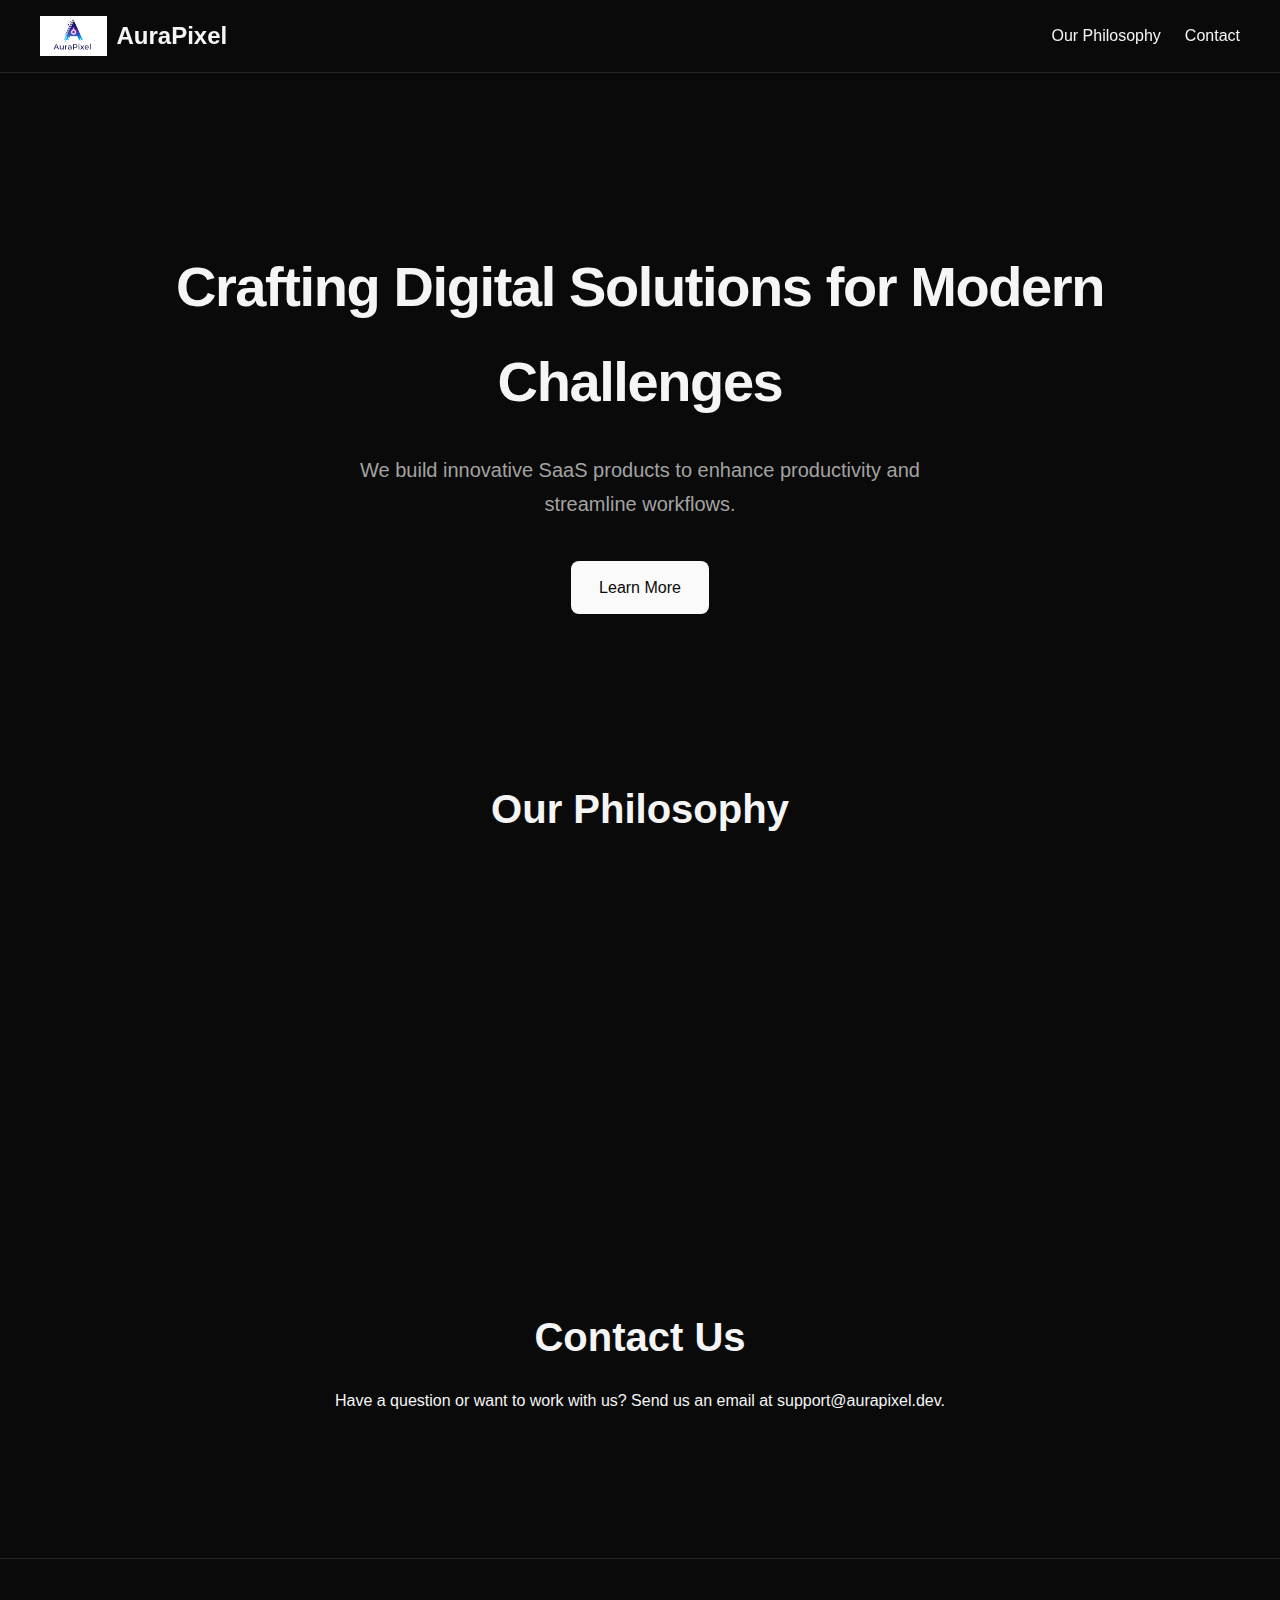
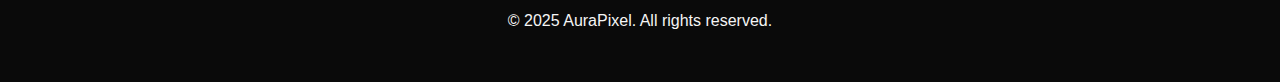
<file: index.html>
<!DOCTYPE html>
<html lang="en">
<head>
    <meta charset="UTF-8">
    <meta name="viewport" content="width=device-width, initial-scale=1.0">
    <title>AuraPixel - Boost Your Productivity</title>
    <link rel="stylesheet" href="style.css">
</head>
<body>
    <header>
        <nav>
            <div class="logo">
                <a href="index.html" class="logo-link">
                    <img src="assets/aurapixel-logo-80px.png" alt="AuraPixel Logo">
                    <span class="business-name">AuraPixel</span>
                </a>
            </div>
            <ul>
                <li><a href="#philosophy">Our Philosophy</a></li>
                <li><a href="#contact">Contact</a></li>
            </ul>
        </nav>
    </header>

    <main>
        <section class="hero">
            <h1>Crafting Digital Solutions for Modern Challenges</h1>
            <p>We build innovative SaaS products to enhance productivity and streamline workflows.</p>
            <a href="#philosophy" class="cta-button">Learn More</a>
        </section>

        <section id="philosophy" class="features">
            <h2>Our Philosophy</h2>
            <div class="feature-grid">
                <div class="feature-item">
                    <h3>Innovation</h3>
                    <p>We are driven by a passion for innovation, constantly exploring new technologies to create cutting-edge solutions.</p>
                </div>
                <div class="feature-item">
                    <h3>Simplicity</h3>
                    <p>Our products are designed to be intuitive, user-friendly, and seamlessly integrate into your daily life.</p>
                </div>
                <div class="feature-item">
                    <h3>Productivity</h3>
                    <p>Our core mission is to boost your productivity. We build tools that help you focus on what truly matters.</p>
                </div>
                <div class="feature-item">
                    <h3>Quality</h3>
                    <p>From design to development, we ensure our products meet the highest standards of quality and reliability.</p>
                </div>
            </div>
        </section>

        <section id="contact" class="contact">
            <h2>Contact Us</h2>
            <p>Have a question or want to work with us? Send us an email at <a href="mailto:support@aurapixel.dev">support@aurapixel.dev</a>.</p>
        </section>
    </main>

    <footer>
        <p>&copy; 2025 AuraPixel. All rights reserved.</p>
    </footer>

    <script src="script.js"></script>
</body>
</html>
</file>
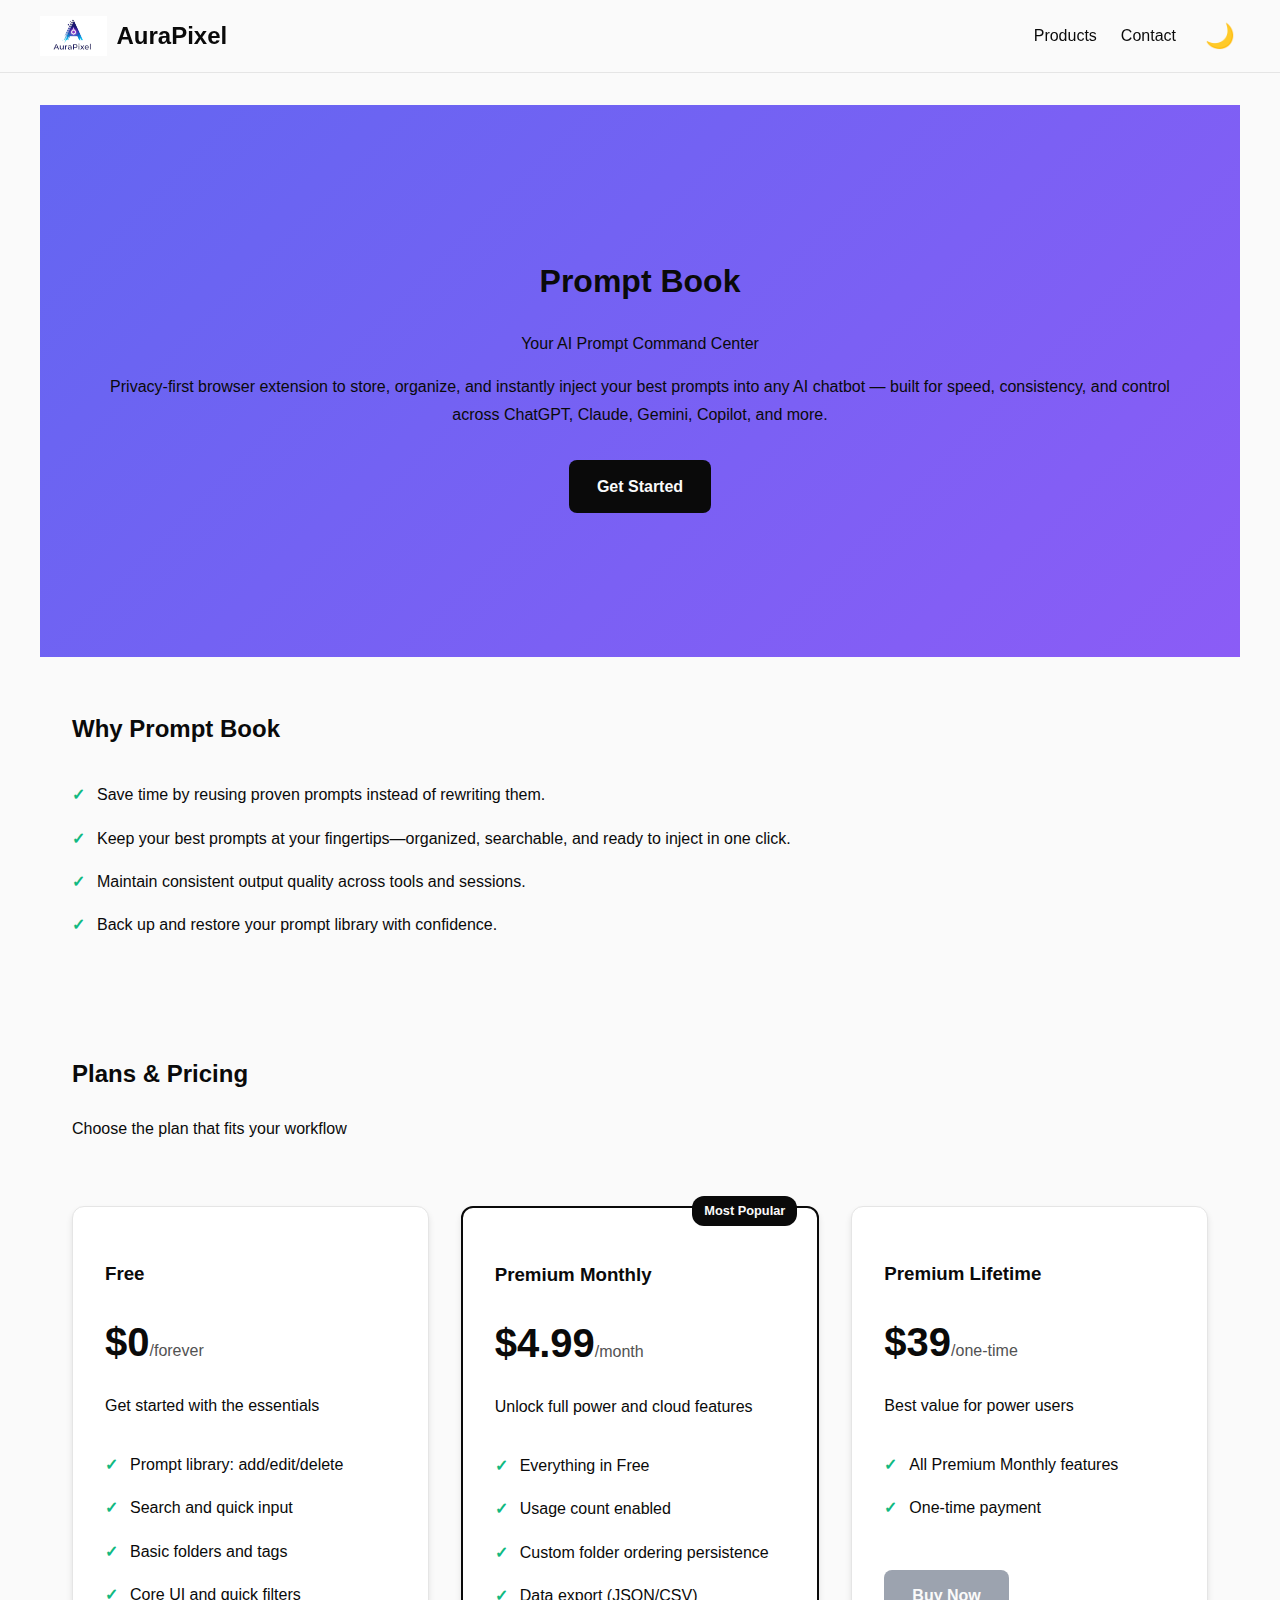
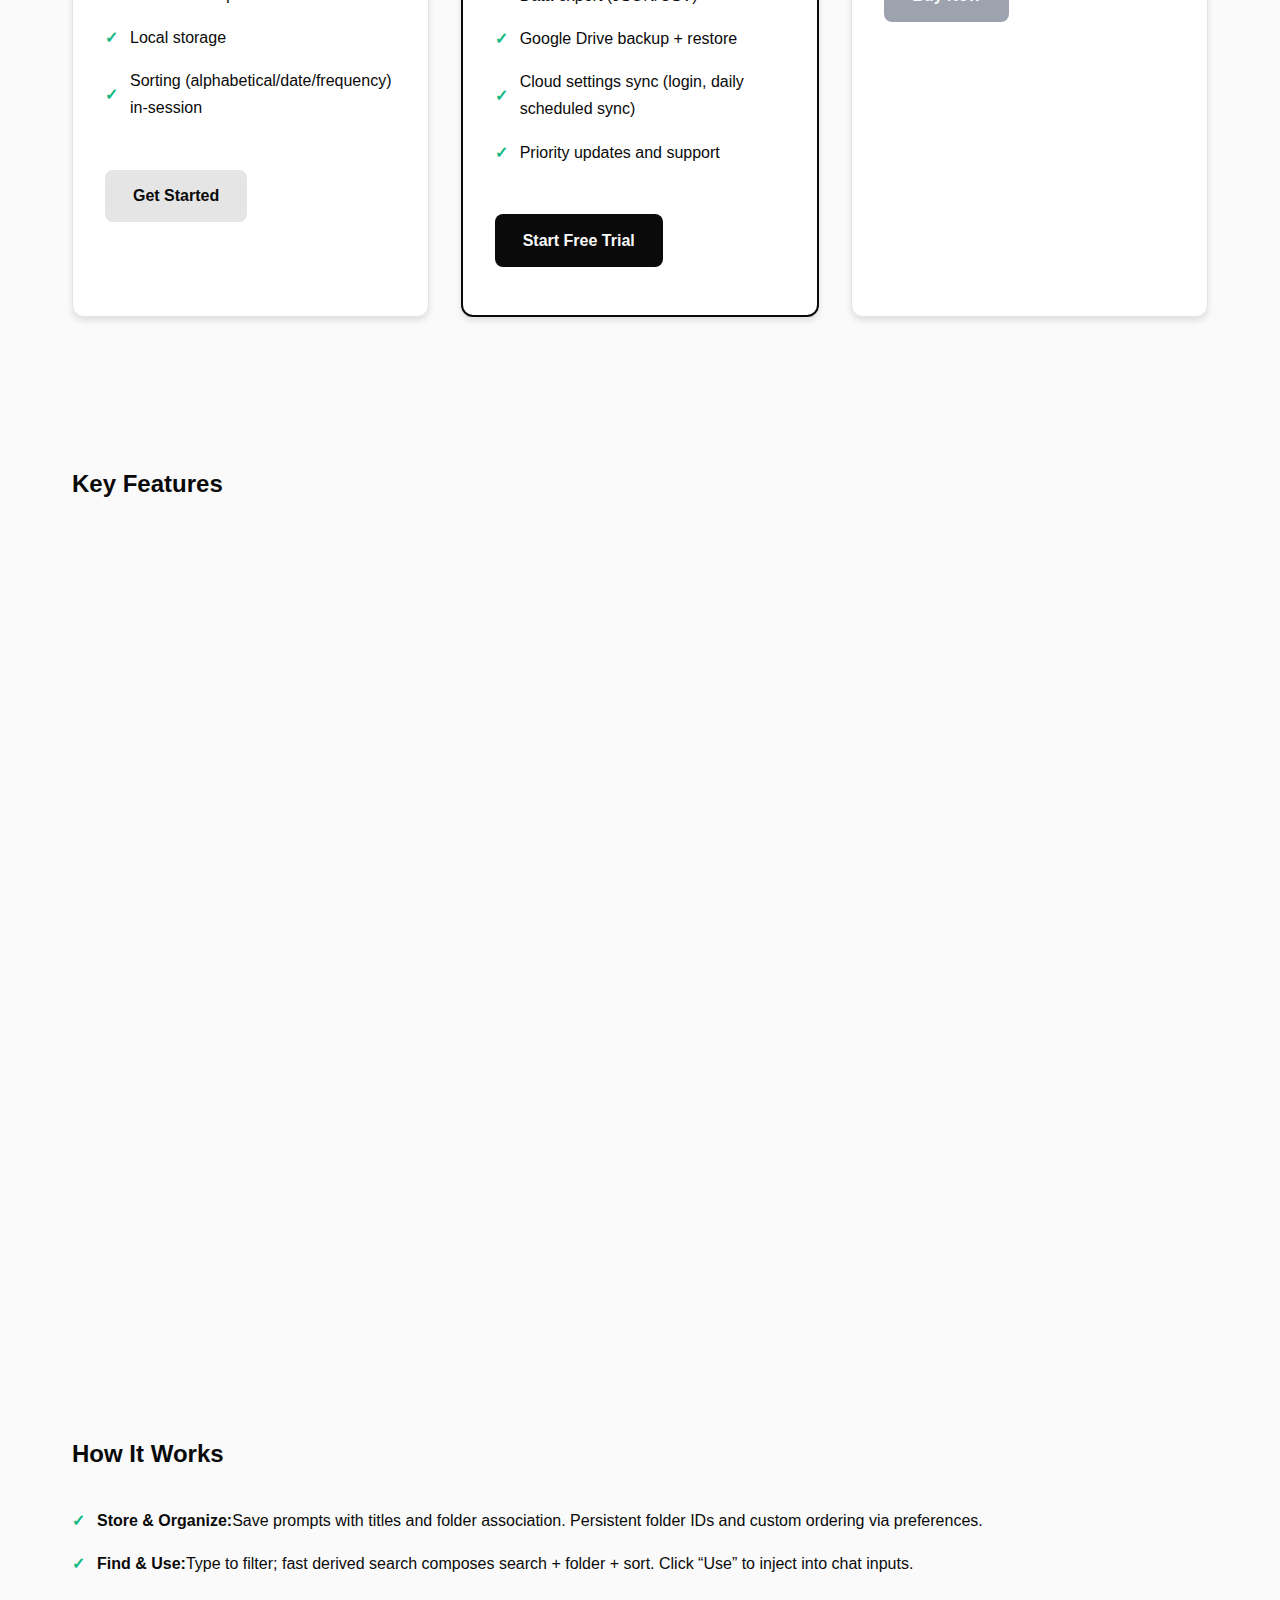
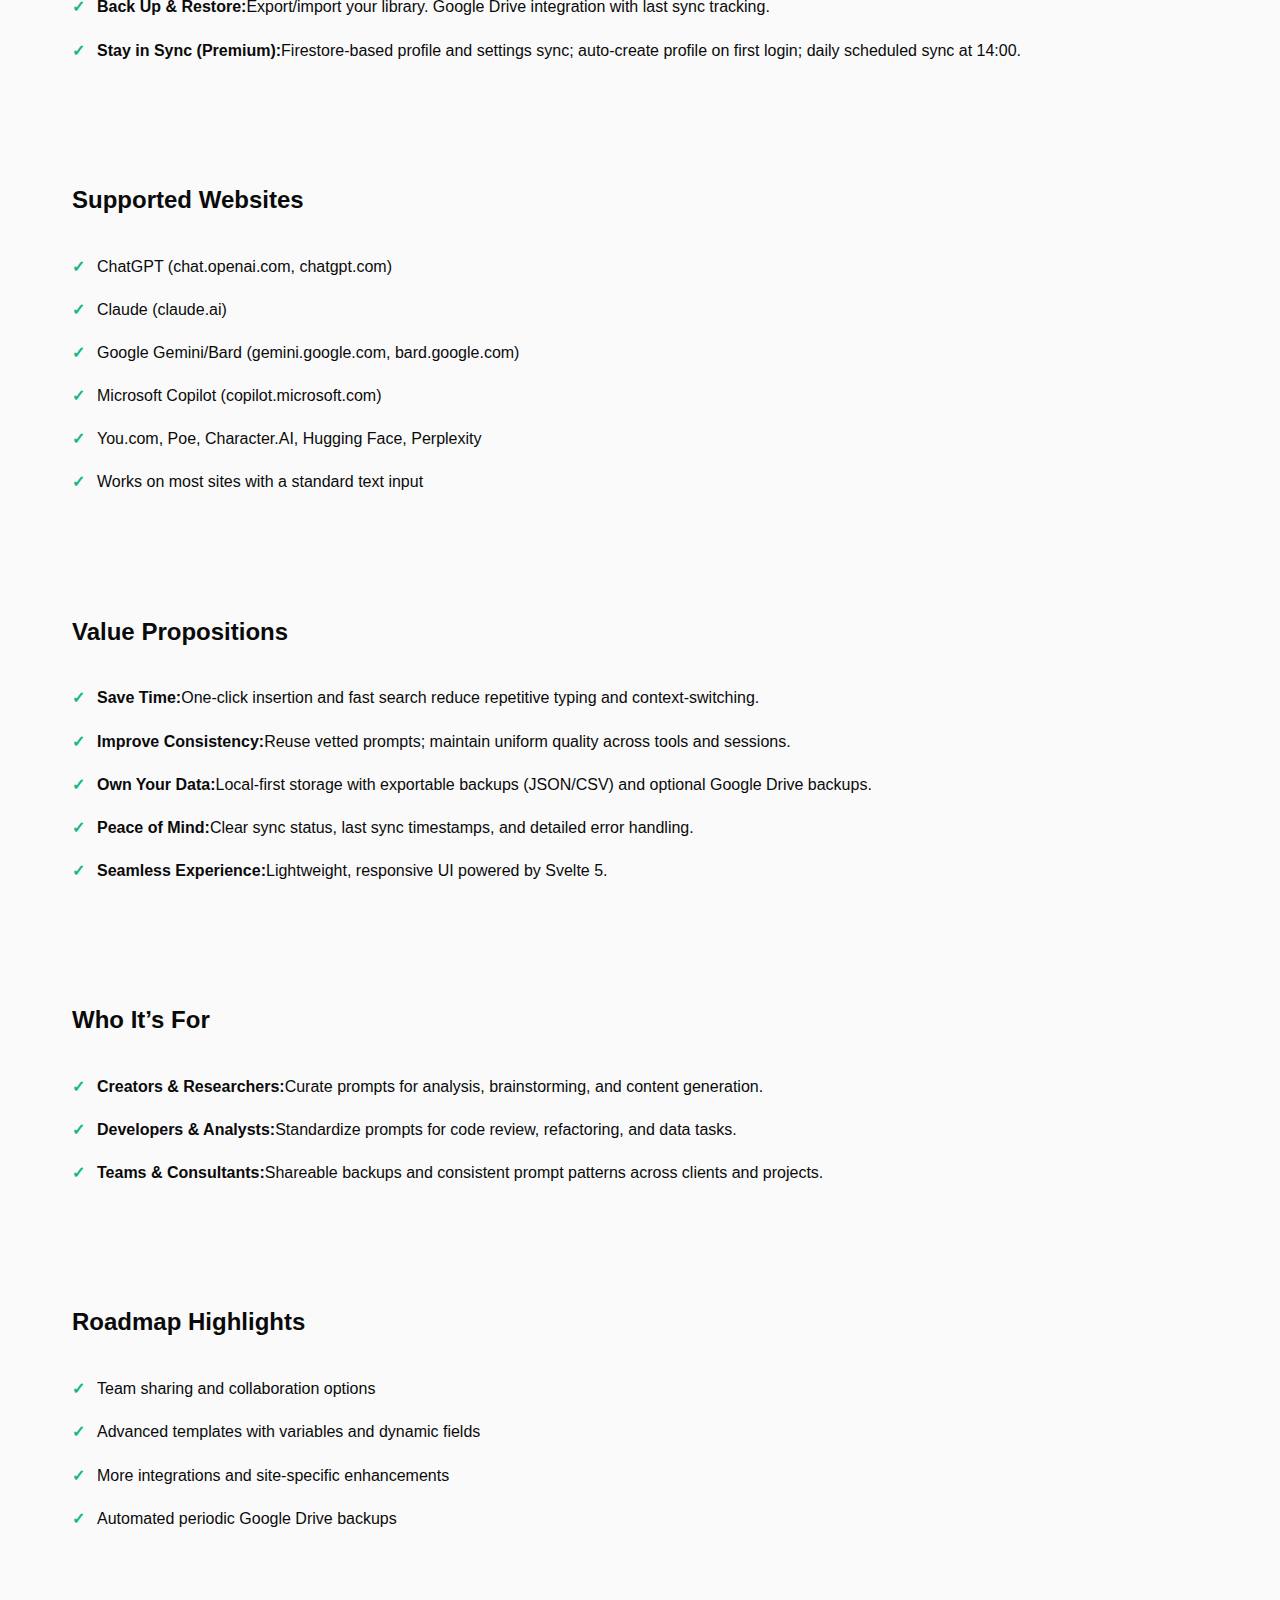
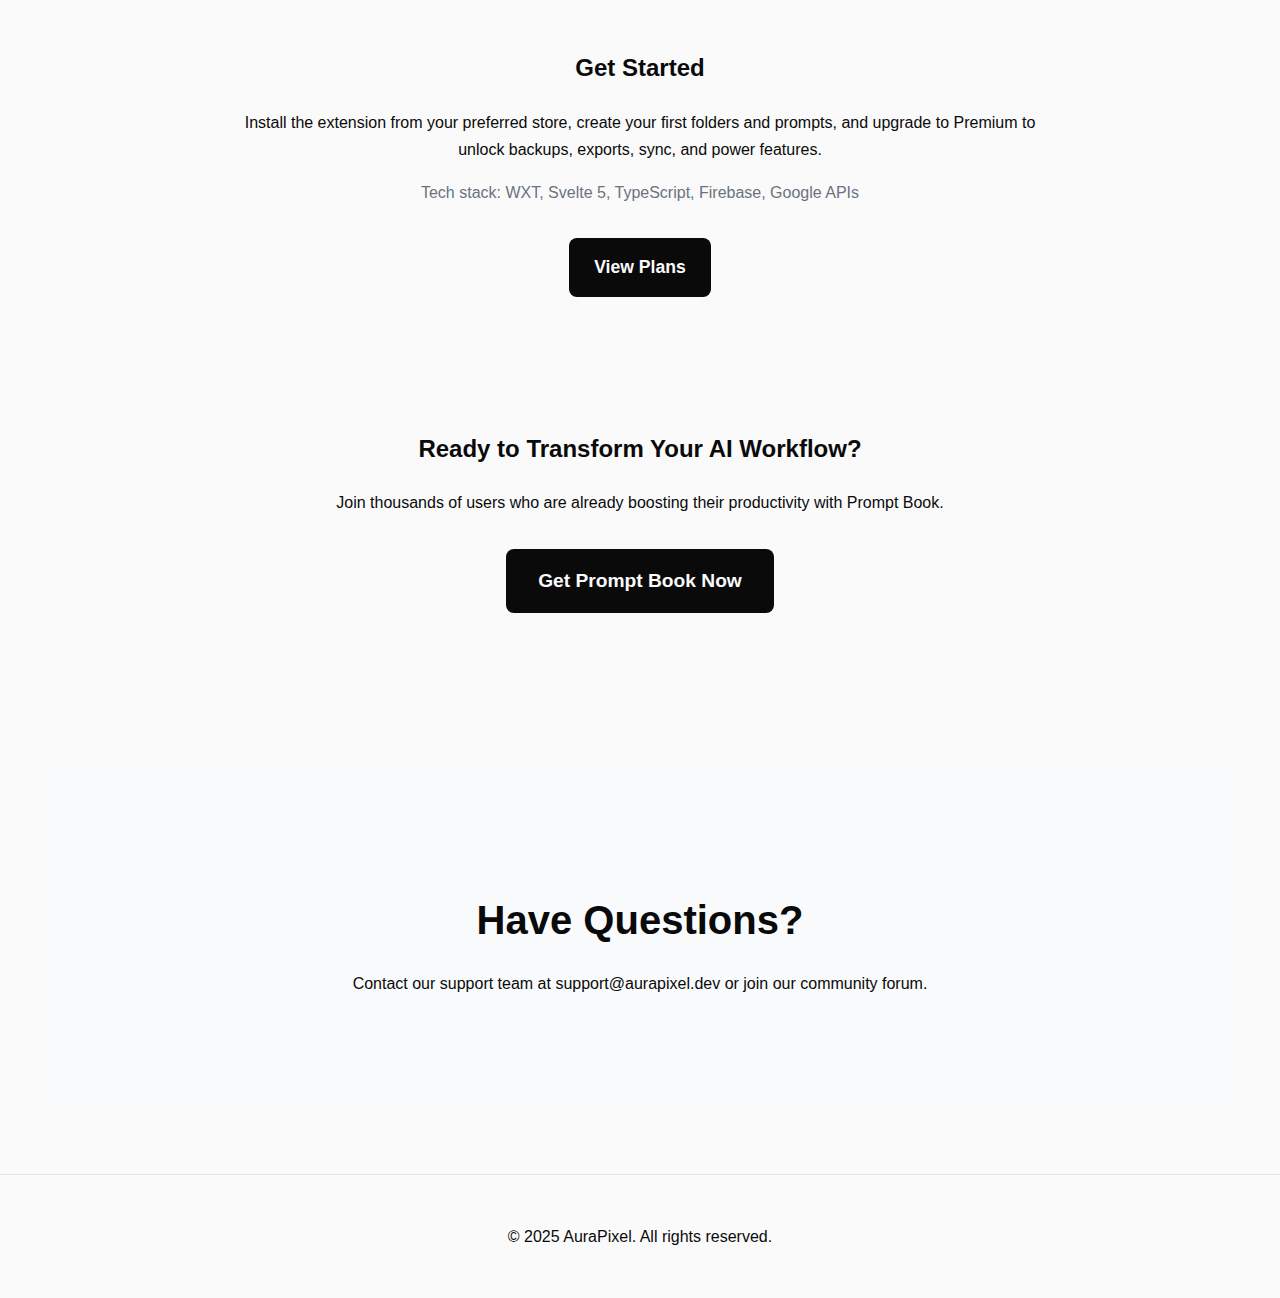
<file: products/prompt-book.html>
<!DOCTYPE html>
<html lang="en">
<head>
    <meta charset="UTF-8">
    <meta name="viewport" content="width=device-width, initial-scale=1.0">
    <title>Prompt Book - AI Prompt Management Assistant | AuraPixel</title>
    <link rel="icon" type="image/png" href="../assets/favicon.png">
    <link rel="stylesheet" href="../style.css">
    <style>
        .product-hero {
            background: linear-gradient(135deg, #6366f1 0%, #8b5cf6 100%);
            color: var(--text-color);
            padding: 6rem 2rem;
            text-align: center;
        }
        
        .product-container {
            max-width: 1200px;
            margin: 0 auto;
            padding: 2rem;
            color: var(--text-color);
        }
        
        .pricing-tiers {
            display: flex;
            gap: 2rem;
            margin: 4rem 0;
            flex-wrap: wrap;
            justify-content: center;
        }
        
        .pricing-tier {
            background: var(--card-bg);
            border-radius: 12px;
            padding: 2rem;
            box-shadow: 0 4px 6px rgba(0, 0, 0, 0.1);
            flex: 1;
            min-width: 280px;
            max-width: 350px;
            transition: transform 0.3s ease, box-shadow 0.3s ease;
            border: 1px solid var(--border-color);
        }
        
        .pricing-tier:hover {
            transform: translateY(-5px);
            box-shadow: 0 8px 15px rgba(0, 0, 0, 0.1);
        }
        
        .pricing-tier.featured {
            border: 2px solid var(--primary-color);
            position: relative;
        }
        
        .featured-badge {
            position: absolute;
            top: -12px;
            right: 20px;
            background: var(--primary-color);
            color: var(--button-text-color);
            padding: 4px 12px;
            border-radius: 12px;
            font-size: 0.8rem;
            font-weight: 600;
        }
        
        .feature-grid {
            display: grid;
            grid-template-columns: repeat(auto-fit, minmax(300px, 1fr));
            gap: 2rem;
            margin: 3rem 0;
        }
        
        .feature-item {
            background: var(--card-bg);
            padding: 1.5rem;
            border-radius: 8px;
            box-shadow: 0 2px 4px rgba(0, 0, 0, 0.05);
            border: 1px solid var(--border-color);
        }
        
        .cta-button {
            display: inline-block;
            background: var(--primary-color);
            color: var(--button-text-color);
            padding: 0.8rem 1.75rem;
            border-radius: 8px;
            text-decoration: none;
            font-weight: 600;
            margin: 1rem 0;
            transition: all 0.3s ease;
            border: none;
            cursor: pointer;
        }
        
        .cta-button:hover {
            background: var(--primary-hover);
            transform: translateY(-1px);
            text-decoration: none;
        }
        
        .price {
            font-size: 2.5rem;
            font-weight: 700;
            margin: 1rem 0;
            color: var(--text-color);
        }
        
        .price-period {
            font-size: 1rem;
            color: var(--text-secondary);
            font-weight: 400;
        }
        
        .feature-list {
            list-style: none;
            padding: 0;
            margin: 1.5rem 0;
            color: var(--text-secondary);
        }
        
        .feature-list li {
            padding: 0.5rem 0;
            display: flex;
            align-items: center;
            color: var(--text-color);
        }
        
        .feature-list li:before {
            content: "✓";
            color: #10b981;
            margin-right: 0.75rem;
            font-weight: bold;
        }
        
        @media (max-width: 768px) {
            .pricing-tiers {
                flex-direction: column;
                align-items: center;
            }
            
            .pricing-tier {
                width: 100%;
                max-width: 100%;
            }
        }
    </style>
</head>
<body>
    <header>
        <nav>
            <div class="logo">
                <a href="../index.html" class="logo-link">
                    <img src="../assets/aurapixel-logo-80px.png" alt="AuraPixel Logo">
                    <span class="business-name">AuraPixel</span>
                </a>
            </div>
            <ul>
                <li><a href="../index.html#products">Products</a></li>
                <li><a href="#contact">Contact</a></li>
                <li>
                    <button id="theme-toggle" class="theme-toggle" aria-label="Toggle dark mode">
                        <span class="theme-icon">🌓</span>
                    </button>
                </li>
            </ul>
        </nav>
    </header>

    <main>
        <section class="product-hero">
            <div class="product-container">
                <h1>Prompt Book</h1>
                <p class="subtitle">Your AI Prompt Command Center</p>
                <p>Privacy-first browser extension to store, organize, and instantly inject your best prompts into any AI chatbot — built for speed, consistency, and control across ChatGPT, Claude, Gemini, Copilot, and more.</p>
                <a href="#pricing" class="cta-button">Get Started</a>
            </div>
        </section>

        <section class="product-container">
            <h2>Why Prompt Book</h2>
            <ul class="feature-list">
                <li>Save time by reusing proven prompts instead of rewriting them.</li>
                <li>Keep your best prompts at your fingertips—organized, searchable, and ready to inject in one click.</li>
                <li>Maintain consistent output quality across tools and sessions.</li>
                <li>Back up and restore your prompt library with confidence.</li>
            </ul>
        </section>

        <section id="pricing" class="product-container">
            <h2>Plans & Pricing</h2>
            <p>Choose the plan that fits your workflow</p>

            <div class="pricing-tiers">
                <div class="pricing-tier">
                    <h3>Free</h3>
                    <div class="price">$0<span class="price-period">/forever</span></div>
                    <p>Get started with the essentials</p>
                    <ul class="feature-list">
                        <li>Prompt library: add/edit/delete</li>
                        <li>Search and quick input</li>
                        <li>Basic folders and tags</li>
                        <li>Core UI and quick filters</li>
                        <li>Local storage</li>
                        <li>Sorting (alphabetical/date/frequency) in-session</li>
                    </ul>
                    <a href="#" class="cta-button" style="background: var(--border-color); color: var(--text-color);">Get Started</a>
                </div>

                <div class="pricing-tier featured">
                    <div class="featured-badge">Most Popular</div>
                    <h3>Premium Monthly</h3>
                    <div class="price">$4.99<span class="price-period">/month</span></div>
                    <p>Unlock full power and cloud features</p>
                    <ul class="feature-list">
                        <li>Everything in Free</li>
                        <li>Usage count enabled</li>
                        <li>Custom folder ordering persistence</li>
                        <li>Data export (JSON/CSV)</li>
                        <li>Google Drive backup + restore</li>
                        <li>Cloud settings sync (login, daily scheduled sync)</li>
                        <li>Priority updates and support</li>
                    </ul>
                    <a href="#" class="cta-button">Start Free Trial</a>
                </div>

                <div class="pricing-tier">
                    <h3>Premium Lifetime</h3>
                    <div class="price">$39<span class="price-period">/one-time</span></div>
                    <p>Best value for power users</p>
                    <ul class="feature-list">
                        <li>All Premium Monthly features</li>
                        <li>One-time payment</li>
                    </ul>
                    <a href="#" class="cta-button" style="background: #9ca3af;">Buy Now</a>
                </div>
            </div>
        </section>

        <section id="features" class="product-container">
            <h2>Key Features</h2>
            <div class="feature-grid">
                <div class="feature-item">
                    <h3>Prompt Library</h3>
                    <p>Add, edit, delete prompts with titles and full content. Organize with folders, tags, and colors. Usage tracking per prompt.</p>
                </div>
                <div class="feature-item">
                    <h3>Lightning-Fast Retrieval</h3>
                    <p>Smart search across titles and content. One-click injection into chat inputs. Floating icon overlay on supported sites.</p>
                </div>
                <div class="feature-item">
                    <h3>Sorting & Filtering</h3>
                    <p>Sort by Alphabetical, Date, or Frequency (Asc/Desc). Quick filters and folder filtering. Custom folder ordering.</p>
                </div>
                <div class="feature-item">
                    <h3>Data Portability</h3>
                    <p>Import/Export backups in JSON (full-fidelity with metadata). CSV support where applicable.</p>
                </div>
                <div class="feature-item">
                    <h3>Cloud & Backup</h3>
                    <p>Google Drive backup/restore, sync status and last sync time, settings sync with account, daily scheduled sync.</p>
                </div>
                <div class="feature-item">
                    <h3>UI & Experience</h3>
                    <p>Clean, responsive Svelte-powered UI with vertical tabs for Account, Data, About, Help. Toasts and progress feedback.</p>
                </div>
                <div class="feature-item">
                    <h3>Privacy & Security</h3>
                    <p>Local-first storage. Granular permissions. OAuth scopes limited to profile and Drive where used. Transparent host permissions.</p>
                </div>
            </div>
        </section>

        <section id="how-it-works" class="product-container">
            <h2>How It Works</h2>
            <ul class="feature-list">
                <li><strong>Store & Organize:</strong> Save prompts with titles and folder association. Persistent folder IDs and custom ordering via preferences.</li>
                <li><strong>Find & Use:</strong> Type to filter; fast derived search composes search + folder + sort. Click “Use” to inject into chat inputs.</li>
                <li><strong>Back Up & Restore:</strong> Export/import your library. Google Drive integration with last sync tracking.</li>
                <li><strong>Stay in Sync (Premium):</strong> Firestore-based profile and settings sync; auto-create profile on first login; daily scheduled sync at 14:00.</li>
            </ul>
        </section>

        <section id="supported" class="product-container">
            <h2>Supported Websites</h2>
            <ul class="feature-list">
                <li>ChatGPT (chat.openai.com, chatgpt.com)</li>
                <li>Claude (claude.ai)</li>
                <li>Google Gemini/Bard (gemini.google.com, bard.google.com)</li>
                <li>Microsoft Copilot (copilot.microsoft.com)</li>
                <li>You.com, Poe, Character.AI, Hugging Face, Perplexity</li>
                <li>Works on most sites with a standard text input</li>
            </ul>
        </section>

        <section id="value" class="product-container">
            <h2>Value Propositions</h2>
            <ul class="feature-list">
                <li><strong>Save Time:</strong> One-click insertion and fast search reduce repetitive typing and context-switching.</li>
                <li><strong>Improve Consistency:</strong> Reuse vetted prompts; maintain uniform quality across tools and sessions.</li>
                <li><strong>Own Your Data:</strong> Local-first storage with exportable backups (JSON/CSV) and optional Google Drive backups.</li>
                <li><strong>Peace of Mind:</strong> Clear sync status, last sync timestamps, and detailed error handling.</li>
                <li><strong>Seamless Experience:</strong> Lightweight, responsive UI powered by Svelte 5.</li>
            </ul>
        </section>

        <section id="audience" class="product-container">
            <h2>Who It’s For</h2>
            <ul class="feature-list">
                <li><strong>Creators & Researchers:</strong> Curate prompts for analysis, brainstorming, and content generation.</li>
                <li><strong>Developers & Analysts:</strong> Standardize prompts for code review, refactoring, and data tasks.</li>
                <li><strong>Teams & Consultants:</strong> Shareable backups and consistent prompt patterns across clients and projects.</li>
            </ul>
        </section>

        <section id="roadmap" class="product-container">
            <h2>Roadmap Highlights</h2>
            <ul class="feature-list">
                <li>Team sharing and collaboration options</li>
                <li>Advanced templates with variables and dynamic fields</li>
                <li>More integrations and site-specific enhancements</li>
                <li>Automated periodic Google Drive backups</li>
            </ul>
        </section>

        <section id="get-started" class="product-container" style="text-align: center;">
            <h2>Get Started</h2>
            <p style="max-width: 800px; margin: 0 auto 1rem;">Install the extension from your preferred store, create your first folders and prompts, and upgrade to Premium to unlock backups, exports, sync, and power features.</p>
            <p style="color:#6b7280;">Tech stack: WXT, Svelte 5, TypeScript, Firebase, Google APIs</p>
            <a href="#pricing" class="cta-button" style="font-size: 1.1rem; padding: 0.9rem 1.6rem;">View Plans</a>
        </section>

        <section id="cta" class="product-container" style="text-align: center; padding: 4rem 0;">
            <h2>Ready to Transform Your AI Workflow?</h2>
            <p>Join thousands of users who are already boosting their productivity with Prompt Book.</p>
            <a href="#pricing" class="cta-button" style="font-size: 1.2rem; padding: 1rem 2rem;">Get Prompt Book Now</a>
        </section>

        <section id="contact" class="contact" style="background: #f9fafb; margin-top: 4rem; padding: 4rem 0;">
            <div class="product-container">
                <h2>Have Questions?</h2>
                <p>Contact our support team at <a href="mailto:support@aurapixel.dev">support@aurapixel.dev</a> or join our community forum.</p>
            </div>
        </section>
    </main>

    <footer>
        <p>&copy; 2025 AuraPixel. All rights reserved.</p>
    </footer>

    <script src="../script.js"></script>
    <script src="../theme.js"></script>
</body>
</html>
</file>
<file: style.css>
/* Theme Variables */
:root {
    --bg-color: #0A0A0A;
    --text-color: #F5F5F5;
    --text-secondary: #A3A3A3;
    --header-bg: rgba(10, 10, 10, 0.8);
    --border-color: #262626;
    --card-bg: #141414;
    --primary-color: #FAFAFA;
    --primary-hover: #E5E5E5;
    --button-text-color: #0A0A0A;
}

[data-theme="light"] {
    --bg-color: #FAFAFA;
    --text-color: #0A0A0A;
    --text-secondary: #525252;
    --header-bg: rgba(250, 250, 250, 0.8);
    --border-color: #E5E5E5;
    --card-bg: #FFFFFF;
    --primary-color: #0A0A0A;
    --primary-hover: #262626;
    --button-text-color: #FAFAFA;
}

/* General Styles */
body {
    font-family: 'Inter', sans-serif;
    margin: 0;
    padding: 0;
    background-color: var(--bg-color);
    color: var(--text-color);
    line-height: 1.7;
    transition: background-color 0.3s ease, color 0.3s ease;
    -webkit-font-smoothing: antialiased;
    -moz-osx-font-smoothing: grayscale;
}

a {
    color: var(--text-color);
    text-decoration: none;
    transition: color 0.3s ease;
}

a:hover {
    color: var(--text-secondary);
    text-decoration: none;
}

/* Header */
header {
    background-color: var(--header-bg);
    padding: 1rem 0;
    border-bottom: 1px solid var(--border-color);
    position: sticky;
    top: 0;
    z-index: 1000;
    backdrop-filter: blur(10px);
    -webkit-backdrop-filter: blur(10px);
}

nav {
    display: flex;
    justify-content: space-between;
    align-items: center;
    max-width: 1200px;
    margin: 0 auto;
    padding: 0 2rem;
}

.logo {
    font-size: 1.5rem;
    font-weight: bold;
    display: flex;
    align-items: center;
}

.logo-link {
    display: flex;
    align-items: center;
    text-decoration: none;
    color: inherit;
}

.logo img {
    height: 40px;
}

.business-name {
    margin-left: 10px;
    font-size: 1.5rem;
    font-weight: bold;
    line-height: 1;
    display: flex;
    align-items: center;
    height: 40px; /* Match logo height */
}

nav ul {
    list-style: none;
    display: flex;
    align-items: center;
    gap: 1.5rem;
    margin: 0;
    padding: 0;
}

/* Main Content */
main {
    max-width: 1200px;
    margin: 0 auto;
    padding: 2rem;
}

/* Hero Section */

.hero {
    text-align: center;
    padding: 6rem 2rem;
}

.hero h1 {
    font-size: 3.5rem;
    font-weight: 700;
    margin-bottom: 1.5rem;
    letter-spacing: -0.025em;
}

.hero p {
    font-size: 1.25rem;
    color: var(--text-secondary);
    max-width: 600px;
    margin: 0 auto 2.5rem;
}

.cta-button {
    background-color: var(--primary-color);
    color: var(--button-text-color);
    padding: 0.8rem 1.75rem;
    border-radius: 8px;
    font-size: 1rem;
    font-weight: 500;
    transition: background-color 0.3s ease, transform 0.2s ease;
    display: inline-block;
}

.cta-button:hover {
    background-color: var(--primary-hover);
    text-decoration: none;
    transform: scale(1.05);
}

/* Products Section */
.products-section {
    padding: 4rem 2rem;
    text-align: center;
}

.products-section h2 {
    color: var(--text-color);
    margin-bottom: 1rem;
    font-size: 2.25rem;
}

.products-section > p {
    color: var(--text-secondary);
    max-width: 600px;
    margin: 0 auto 3rem;
    font-size: 1.1rem;
    line-height: 1.6;
}

.product-grid {
    display: grid;
    grid-template-columns: repeat(auto-fit, minmax(280px, 1fr));
    gap: 2rem;
    max-width: 1200px;
    margin: 0 auto;
}

.product-card {
    background: var(--card-bg);
    border-radius: 12px;
    padding: 2.5rem 2rem;
    text-align: center;
    transition: transform 0.3s ease, box-shadow 0.3s ease;
    display: flex;
    flex-direction: column;
    align-items: center;
    height: 100%;
    border: 1px solid var(--border-color);
}

.product-card:hover {
    transform: translateY(-5px);
}

.product-card.coming-soon {
    opacity: 0.8;
}

.product-icon {
    font-size: 2.5rem;
    margin-bottom: 1.5rem;
}

.product-card h3 {
    margin: 0.5rem 0 1rem;
    color: var(--text-color);
    font-size: 1.5rem;
}

.product-card p {
    color: var(--text-secondary);
    flex-grow: 1;
    margin-bottom: 2rem;
    line-height: 1.6;
    font-size: 0.95rem;
}

.product-card .cta-button {
    margin-top: auto;
    width: 100%;
    background: var(--primary-color);
    border: none;
    color: var(--button-text-color);
    padding: 0.75rem 1.5rem;
    border-radius: 6px;
    font-weight: 600;
    cursor: pointer;
    transition: background-color 0.3s;
    text-decoration: none;
    display: block;
}

.product-card .cta-button:hover {
    background: var(--primary-hover);
    transform: none;
}

.product-card .cta-button:disabled {
    background: var(--border-color);
    color: var(--text-secondary);
    cursor: not-allowed;
}

/* Features Section */
.features {
    padding: 2rem 0;
}

.features h2 {
    text-align: center;
    font-size: 2.5rem;
    margin-bottom: 2rem;
}

.feature-grid {
    display: grid;
    grid-template-columns: repeat(auto-fit, minmax(250px, 1fr));
    gap: 2rem;
}

.feature-item {
    background-color: transparent;
    padding: 2rem;
    border-radius: 8px;
    border: 1px solid var(--border-color);
    text-align: center;
}

.feature-item h3 {
    font-size: 1.5rem;
    margin-bottom: 1rem;
}

/* Contact Section */
.contact {
    text-align: center;
    padding: 4rem 1rem;
}

.contact h2 {
    font-size: 2.5rem;
    margin-bottom: 1rem;
}

/* Footer */
/* Theme Toggle Button */
.theme-toggle {
    background: none;
    border: none;
    color: var(--text-color);
    cursor: pointer;
    font-size: 1.5rem;
    padding: 0.5rem;
    display: flex;
    align-items: center;
    justify-content: center;
    transition: transform 0.3s ease, background-color 0.3s ease;
    border-radius: 50%;
    width: 40px;
    height: 40px;
    margin: 0;
}

.theme-toggle:hover {
    transform: scale(1.1);
    background-color: var(--border-color);
}

/* Footer */
footer {
    text-align: center;
    padding: 2rem 0;
    border-top: 1px solid var(--border-color);
    margin-top: 2rem;
}

/* Responsive Design */
@media (max-width: 768px) {
    nav {
        flex-direction: column;
        gap: 1rem;
    }

    .hero h1 {
        font-size: 2.5rem;
    }
}
</file>
